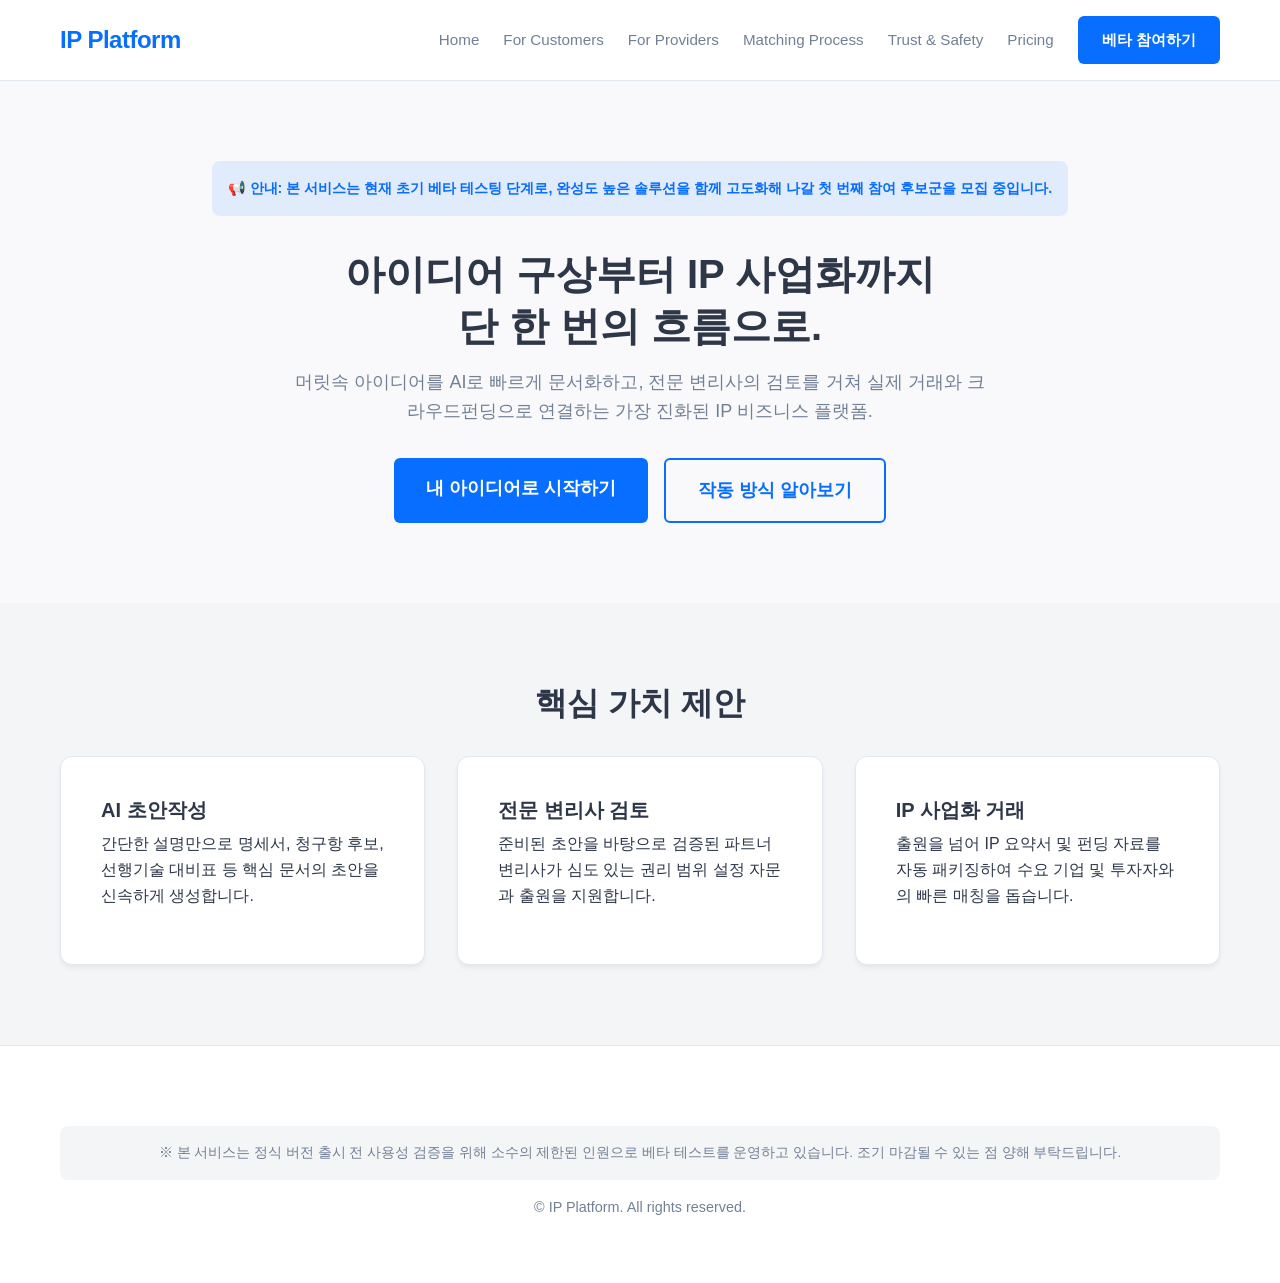
<file: index.html>
<!DOCTYPE html>
<html lang="ko">
<head>
    <meta charset="UTF-8">
    <meta name="viewport" content="width=device-width, initial-scale=1.0">
    <title>Home - IP 비즈니스 플랫폼</title>
    <link rel="stylesheet" href="assets/css/style.css">
</head>
<body>
    <header>
        <div class="header-container">
            <a href="index.html" class="logo">IP Platform</a>
            <button class="menu-toggle" id="mobile-menu" aria-label="메뉴 열기">☰</button>
            <nav id="nav-links">
                <a href="index.html">Home</a>
                <a href="problem.html">For Customers</a>
                <a href="service.html">For Providers</a>
                <a href="how-it-works.html">Matching Process</a>
                <a href="use-cases.html">Trust & Safety</a>
                <a href="pricing.html">Pricing</a>
                <a href="contact.html" class="btn-primary">베타 참여하기</a>
            </nav>
        </div>
    </header>
    
    <main>
        <section class="hero">
            <div class="container text-center">
                <div class="disclaimer-banner">
                    📢 안내: 본 서비스는 현재 초기 베타 테스팅 단계로, 완성도 높은 솔루션을 함께 고도화해 나갈 첫 번째 참여 후보군을 모집 중입니다.
                </div>
                <h1>아이디어 구상부터 IP 사업화까지<br>단 한 번의 흐름으로.</h1>
                <p class="sub-copy">머릿속 아이디어를 AI로 빠르게 문서화하고, 전문 변리사의 검토를 거쳐 실제 거래와 크라우드펀딩으로 연결하는 가장 진화된 IP 비즈니스 플랫폼.</p>
                <div class="cta-group">
                    <a href="contact.html" class="btn-primary btn-large">내 아이디어로 시작하기</a>
                    <a href="how-it-works.html" class="btn-outline btn-large">작동 방식 알아보기</a>
                </div>
            </div>
        </section>

        <section class="core-value bg-gray">
            <div class="container">
                <h2 class="text-center mb-2">핵심 가치 제안</h2>
                <div class="grid-container grid-3">
                    <div class="card">
                        <h3>AI 초안작성</h3>
                        <p>간단한 설명만으로 명세서, 청구항 후보, 선행기술 대비표 등 핵심 문서의 초안을 신속하게 생성합니다.</p>
                    </div>
                    <div class="card">
                        <h3>전문 변리사 검토</h3>
                        <p>준비된 초안을 바탕으로 검증된 파트너 변리사가 심도 있는 권리 범위 설정 자문과 출원을 지원합니다.</p>
                    </div>
                    <div class="card">
                        <h3>IP 사업화 거래</h3>
                        <p>출원을 넘어 IP 요약서 및 펀딩 자료를 자동 패키징하여 수요 기업 및 투자자와의 빠른 매칭을 돕습니다.</p>
                    </div>
                </div>
            </div>
        </section>
    </main>

    <footer>
        <div class="container text-center">
            <p class="early-stage-notice">※ 본 서비스는 정식 버전 출시 전 사용성 검증을 위해 소수의 제한된 인원으로 베타 테스트를 운영하고 있습니다. 조기 마감될 수 있는 점 양해 부탁드립니다.</p>
            <p class="copyright">&copy; IP Platform. All rights reserved.</p>
        </div>
    </footer>
    <script src="assets/js/main.js"></script>
</body>
</html>
</file>
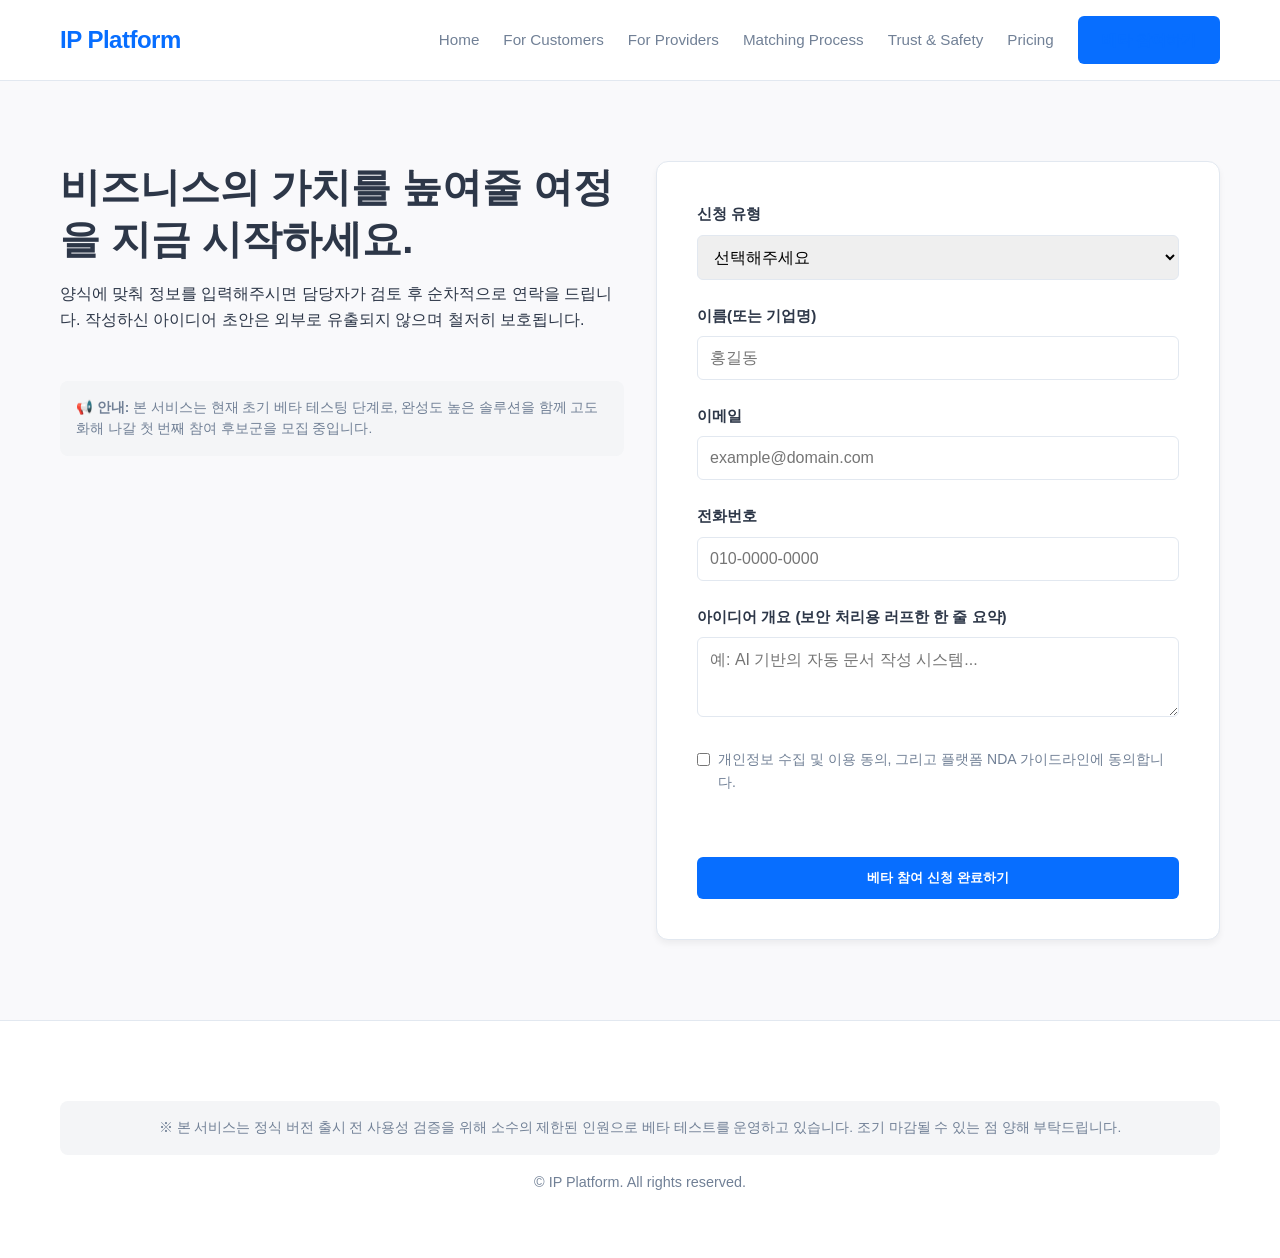
<file: contact.html>
<!DOCTYPE html>
<html lang="ko">
<head>
    <meta charset="UTF-8">
    <meta name="viewport" content="width=device-width, initial-scale=1.0">
    <title>Contact - IP 비즈니스 플랫폼</title>
    <link rel="stylesheet" href="assets/css/style.css">
</head>
<body>
    <header>
        <div class="header-container">
            <a href="index.html" class="logo">IP Platform</a>
            <button class="menu-toggle" id="mobile-menu" aria-label="메뉴 열기">☰</button>
            <nav id="nav-links">
                <a href="index.html">Home</a>
                <a href="problem.html">For Customers</a>
                <a href="service.html">For Providers</a>
                <a href="how-it-works.html">Matching Process</a>
                <a href="use-cases.html">Trust & Safety</a>
                <a href="pricing.html">Pricing</a>
                <a href="contact.html" class="active btn-primary">베타 참여하기</a>
            </nav>
        </div>
    </header>
    
    <main>
        <section class="contact-section">
            <div class="container">
                <div class="grid-container grid-2 align-start">
                    <div class="contact-info">
                        <h1 class="mb-1">비즈니스의 가치를 높여줄 여정을 지금 시작하세요.</h1>
                        <p>양식에 맞춰 정보를 입력해주시면 담당자가 검토 후 순차적으로 연락을 드립니다. 작성하신 아이디어 초안은 외부로 유출되지 않으며 철저히 보호됩니다.</p>
                        <div class="mt-3">
                            <p class="early-stage-notice">📢 <strong>안내:</strong> 본 서비스는 현재 초기 베타 테스팅 단계로, 완성도 높은 솔루션을 함께 고도화해 나갈 첫 번째 참여 후보군을 모집 중입니다.</p>
                        </div>
                    </div>
                    
                    <div class="form-card">
                        <form action="#" method="POST">
                            <div class="form-group">
                                <label for="user-type">신청 유형</label>
                                <select id="user-type" name="user_type" required>
                                    <option value="" disabled selected>선택해주세요</option>
                                    <option value="individual">개인 개발자 / 발명가</option>
                                    <option value="startup">예비 창업자 / 스타트업</option>
                                    <option value="enterprise">수요 기업 / 투자자</option>
                                    <option value="attorney">파트너 변리사</option>
                                </select>
                            </div>
                            <div class="form-group">
                                <label for="name">이름(또는 기업명)</label>
                                <input type="text" id="name" name="name" required placeholder="홍길동">
                            </div>
                            <div class="form-group">
                                <label for="email">이메일</label>
                                <input type="email" id="email" name="email" required placeholder="example@domain.com">
                            </div>
                            <div class="form-group">
                                <label for="phone">전화번호</label>
                                <input type="tel" id="phone" name="phone" required placeholder="010-0000-0000">
                            </div>
                            <div class="form-group">
                                <label for="idea">아이디어 개요 (보안 처리용 러프한 한 줄 요약)</label>
                                <textarea id="idea" name="idea" rows="3" placeholder="예: AI 기반의 자동 문서 작성 시스템..."></textarea>
                            </div>
                            <div class="form-checkbox">
                                <input type="checkbox" id="agreement" name="agreement" required>
                                <label for="agreement">개인정보 수집 및 이용 동의, 그리고 플랫폼 NDA 가이드라인에 동의합니다.</label>
                            </div>
                            <button type="submit" class="btn-primary btn-full mt-2">베타 참여 신청 완료하기</button>
                        </form>
                    </div>
                </div>
            </div>
        </section>
    </main>

    <footer>
        <div class="container text-center">
            <p class="early-stage-notice">※ 본 서비스는 정식 버전 출시 전 사용성 검증을 위해 소수의 제한된 인원으로 베타 테스트를 운영하고 있습니다. 조기 마감될 수 있는 점 양해 부탁드립니다.</p>
            <p class="copyright">&copy; IP Platform. All rights reserved.</p>
        </div>
    </footer>
    <script src="assets/js/main.js"></script>
</body>
</html>
</file>
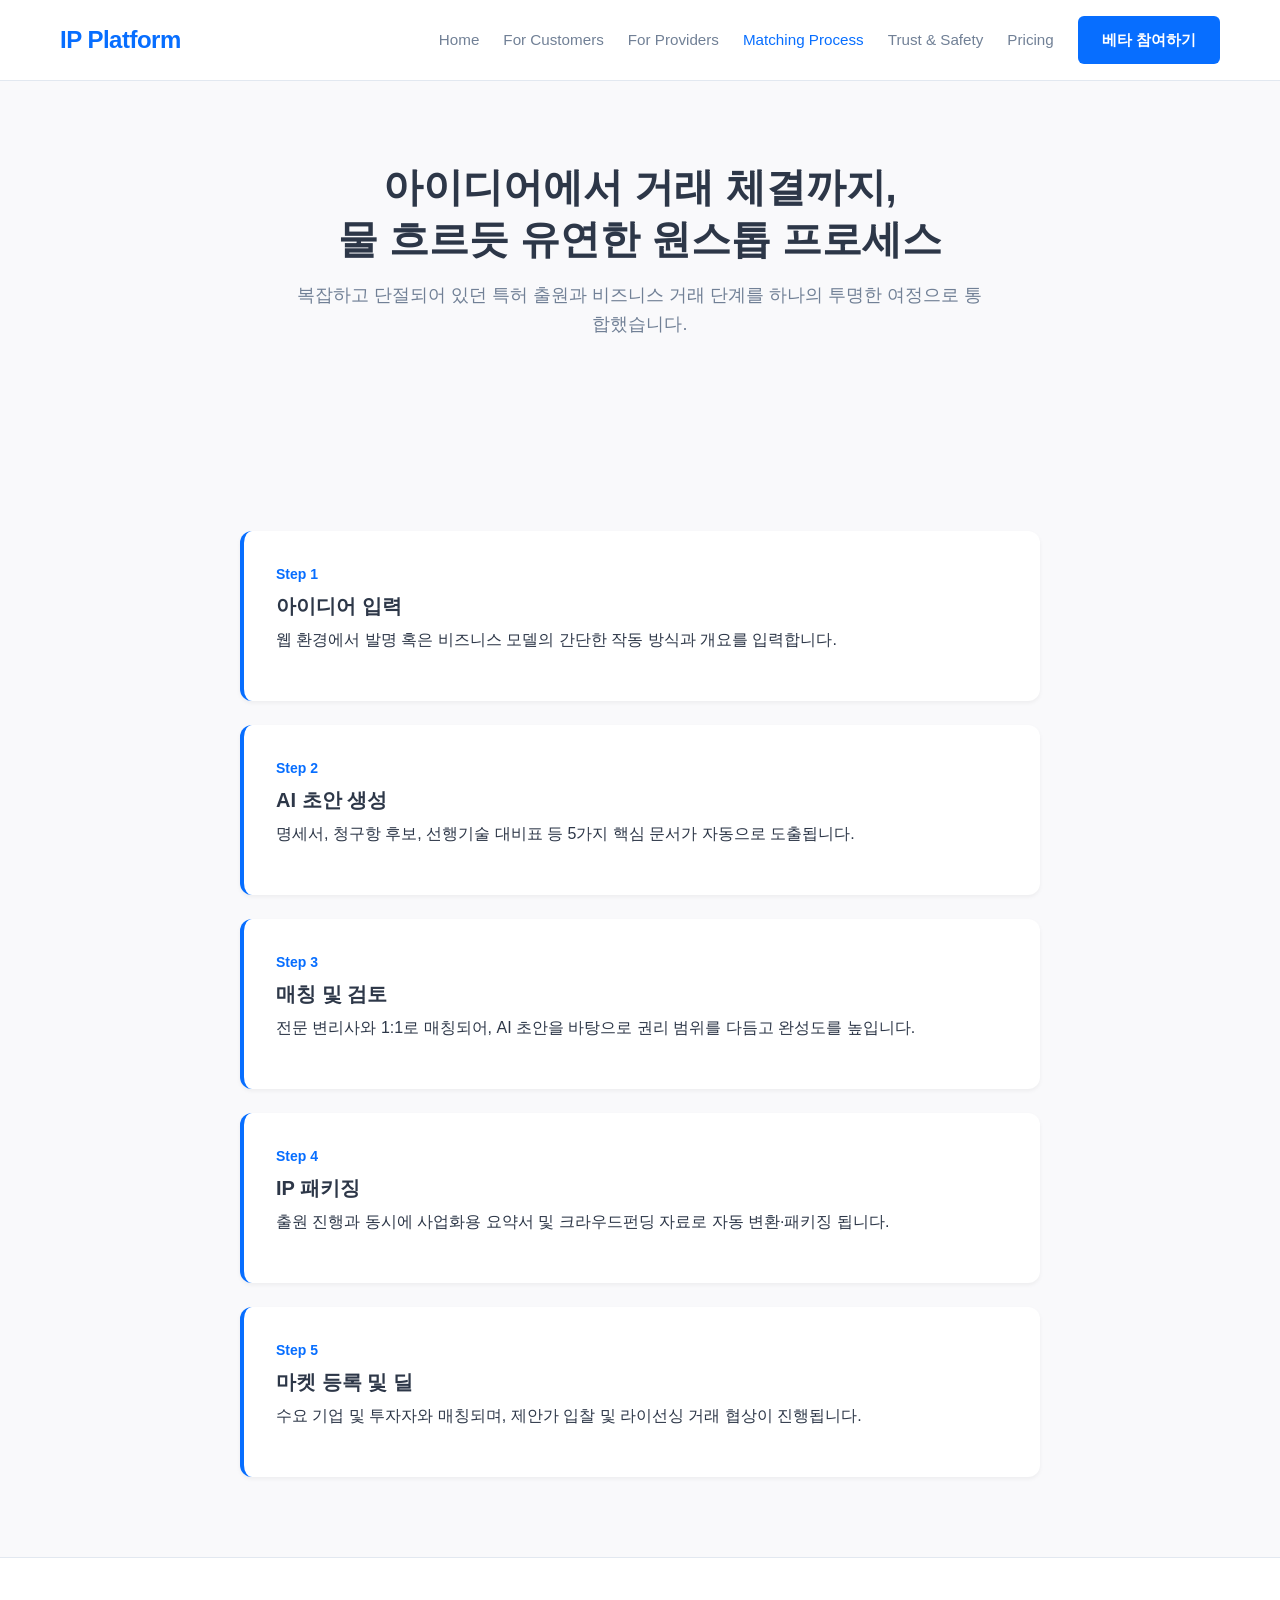
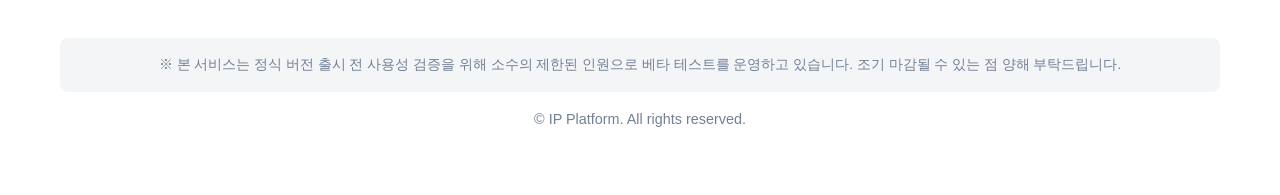
<file: how-it-works.html>
<!DOCTYPE html>
<html lang="ko">
<head>
    <meta charset="UTF-8">
    <meta name="viewport" content="width=device-width, initial-scale=1.0">
    <title>Matching Process - IP 비즈니스 플랫폼</title>
    <link rel="stylesheet" href="assets/css/style.css">
</head>
<body>
    <header>
        <div class="header-container">
            <a href="index.html" class="logo">IP Platform</a>
            <button class="menu-toggle" id="mobile-menu" aria-label="메뉴 열기">☰</button>
            <nav id="nav-links">
                <a href="index.html">Home</a>
                <a href="problem.html">For Customers</a>
                <a href="service.html">For Providers</a>
                <a href="how-it-works.html" class="active">Matching Process</a>
                <a href="use-cases.html">Trust & Safety</a>
                <a href="pricing.html">Pricing</a>
                <a href="contact.html" class="btn-primary">베타 참여하기</a>
            </nav>
        </div>
    </header>
    
    <main>
        <section class="page-header">
            <div class="container text-center">
                <h1>아이디어에서 거래 체결까지,<br>물 흐르듯 유연한 원스톱 프로세스</h1>
                <p class="sub-copy">복잡하고 단절되어 있던 특허 출원과 비즈니스 거래 단계를 하나의 투명한 여정으로 통합했습니다.</p>
            </div>
        </section>

        <section class="process-section">
            <div class="container">
                <div class="process-steps">
                    <div class="step-card">
                        <div class="step-number">Step 1</div>
                        <h3>아이디어 입력</h3>
                        <p>웹 환경에서 발명 혹은 비즈니스 모델의 간단한 작동 방식과 개요를 입력합니다.</p>
                    </div>
                    <div class="step-card">
                        <div class="step-number">Step 2</div>
                        <h3>AI 초안 생성</h3>
                        <p>명세서, 청구항 후보, 선행기술 대비표 등 5가지 핵심 문서가 자동으로 도출됩니다.</p>
                    </div>
                    <div class="step-card">
                        <div class="step-number">Step 3</div>
                        <h3>매칭 및 검토</h3>
                        <p>전문 변리사와 1:1로 매칭되어, AI 초안을 바탕으로 권리 범위를 다듬고 완성도를 높입니다.</p>
                    </div>
                    <div class="step-card">
                        <div class="step-number">Step 4</div>
                        <h3>IP 패키징</h3>
                        <p>출원 진행과 동시에 사업화용 요약서 및 크라우드펀딩 자료로 자동 변환·패키징 됩니다.</p>
                    </div>
                    <div class="step-card">
                        <div class="step-number">Step 5</div>
                        <h3>마켓 등록 및 딜</h3>
                        <p>수요 기업 및 투자자와 매칭되며, 제안가 입찰 및 라이선싱 거래 협상이 진행됩니다.</p>
                    </div>
                </div>
            </div>
        </section>
    </main>

    <footer>
        <div class="container text-center">
            <p class="early-stage-notice">※ 본 서비스는 정식 버전 출시 전 사용성 검증을 위해 소수의 제한된 인원으로 베타 테스트를 운영하고 있습니다. 조기 마감될 수 있는 점 양해 부탁드립니다.</p>
            <p class="copyright">&copy; IP Platform. All rights reserved.</p>
        </div>
    </footer>
    <script src="assets/js/main.js"></script>
</body>
</html>
</file>
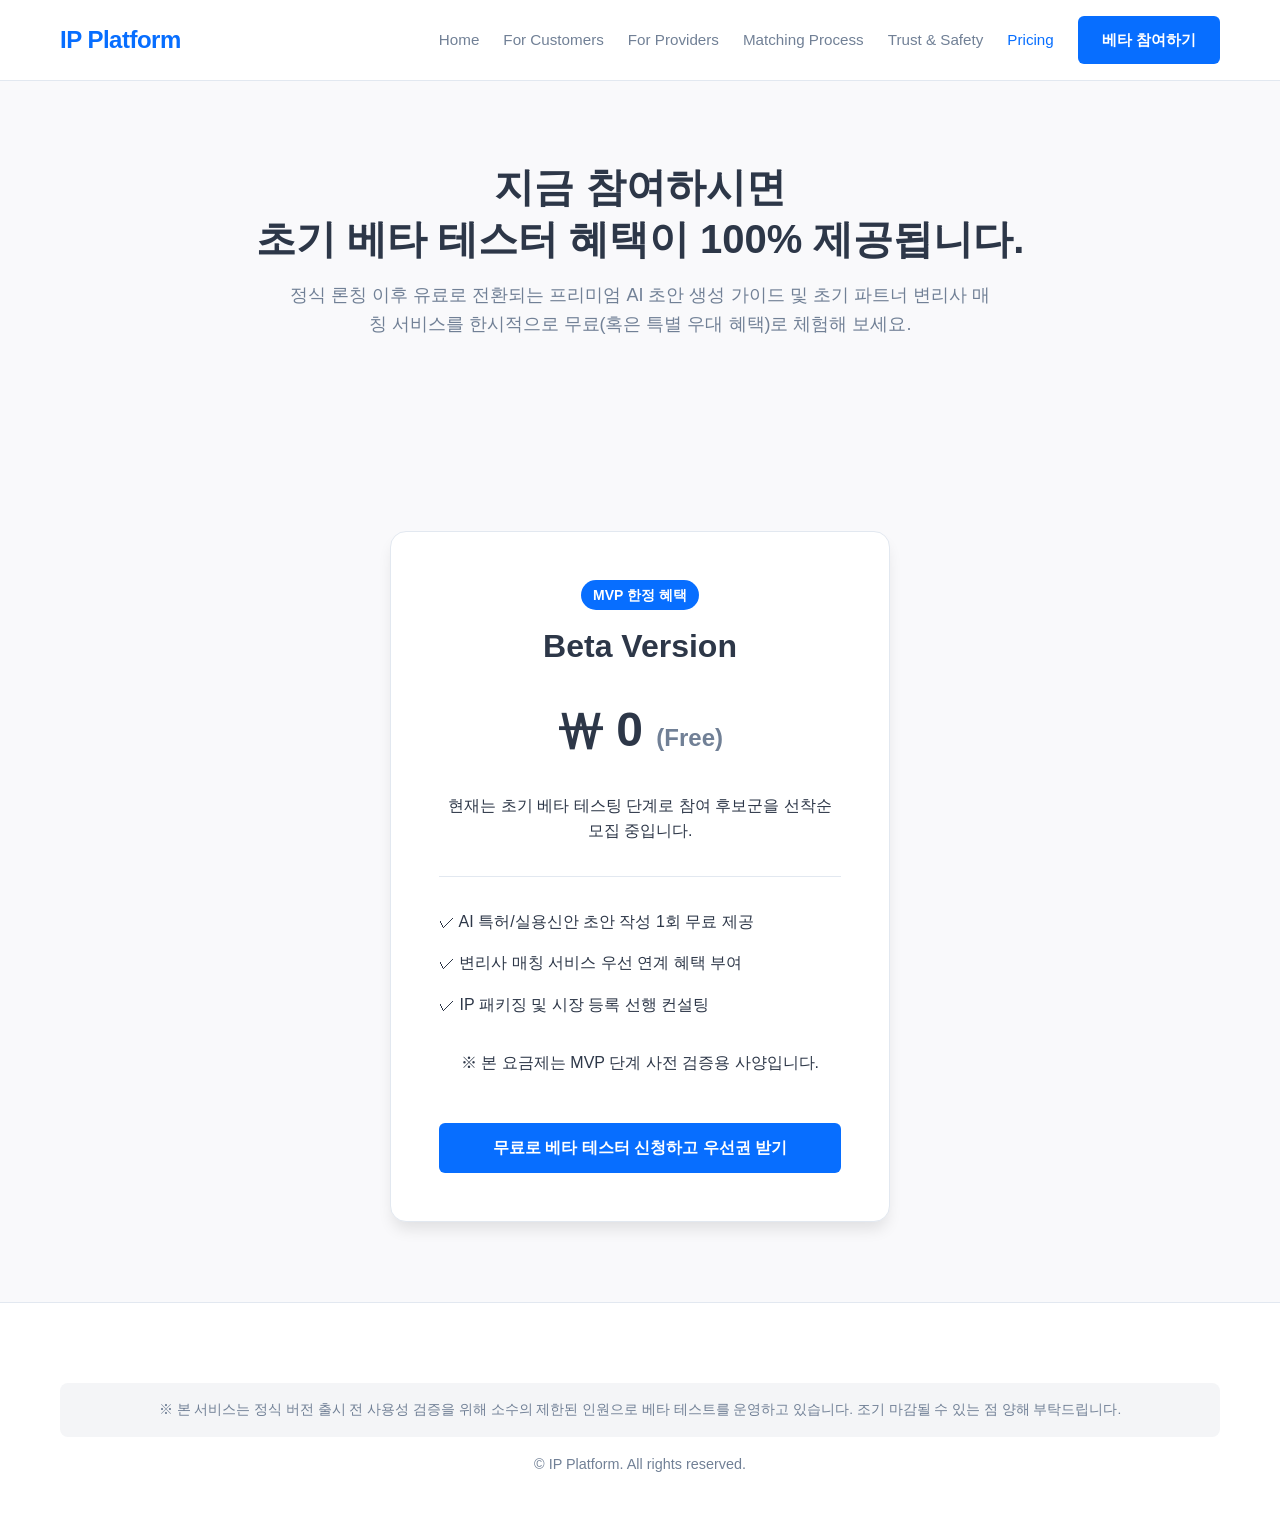
<file: pricing.html>
<!DOCTYPE html>
<html lang="ko">
<head>
    <meta charset="UTF-8">
    <meta name="viewport" content="width=device-width, initial-scale=1.0">
    <title>Pricing - IP 비즈니스 플랫폼</title>
    <link rel="stylesheet" href="assets/css/style.css">
</head>
<body>
    <header>
        <div class="header-container">
            <a href="index.html" class="logo">IP Platform</a>
            <button class="menu-toggle" id="mobile-menu" aria-label="메뉴 열기">☰</button>
            <nav id="nav-links">
                <a href="index.html">Home</a>
                <a href="problem.html">For Customers</a>
                <a href="service.html">For Providers</a>
                <a href="how-it-works.html">Matching Process</a>
                <a href="use-cases.html">Trust & Safety</a>
                <a href="pricing.html" class="active">Pricing</a>
                <a href="contact.html" class="btn-primary">베타 참여하기</a>
            </nav>
        </div>
    </header>
    
    <main>
        <section class="page-header">
            <div class="container text-center">
                <h1>지금 참여하시면<br>초기 베타 테스터 혜택이 100% 제공됩니다.</h1>
                <p class="sub-copy">정식 론칭 이후 유료로 전환되는 프리미엄 AI 초안 생성 가이드 및 초기 파트너 변리사 매칭 서비스를 한시적으로 무료(혹은 특별 우대 혜택)로 체험해 보세요.</p>
            </div>
        </section>

        <section class="pricing-section">
            <div class="container">
                <div class="pricing-card">
                    <div class="badge badge-highlight mb-1">MVP 한정 혜택</div>
                    <h2>Beta Version</h2>
                    <div class="price">₩ 0 <span>(Free)</span></div>
                    <p class="pricing-desc">현재는 초기 베타 테스팅 단계로 참여 후보군을 선착순 모집 중입니다.</p>
                    <div class="divider"></div>
                    <ul class="pricing-features">
                        <li>✓ AI 특허/실용신안 초안 작성 1회 무료 제공</li>
                        <li>✓ 변리사 매칭 서비스 우선 연계 혜택 부여</li>
                        <li>✓ IP 패키징 및 시장 등록 선행 컨설팅</li>
                    </ul>
                    <p class="mvp-notice mt-2">※ 본 요금제는 MVP 단계 사전 검증용 사양입니다.</p>
                    <a href="contact.html" class="btn-primary btn-full mt-2">무료로 베타 테스터 신청하고 우선권 받기</a>
                </div>
            </div>
        </section>
    </main>

    <footer>
        <div class="container text-center">
            <p class="early-stage-notice">※ 본 서비스는 정식 버전 출시 전 사용성 검증을 위해 소수의 제한된 인원으로 베타 테스트를 운영하고 있습니다. 조기 마감될 수 있는 점 양해 부탁드립니다.</p>
            <p class="copyright">&copy; IP Platform. All rights reserved.</p>
        </div>
    </footer>
    <script src="assets/js/main.js"></script>
</body>
</html>
</file>
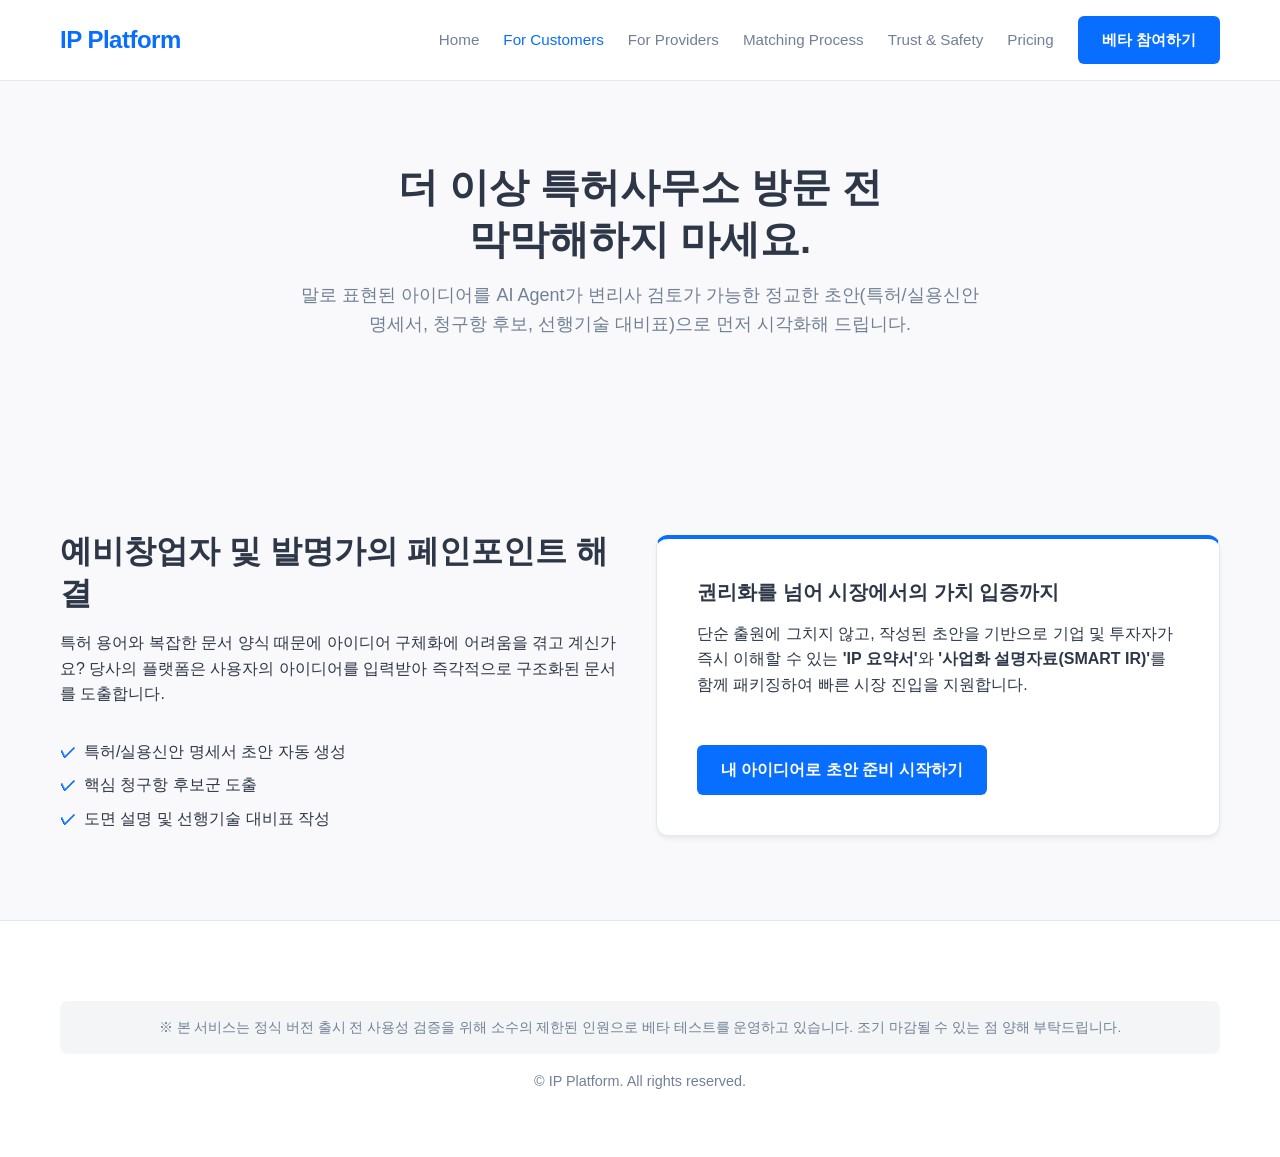
<file: problem.html>
<!DOCTYPE html>
<html lang="ko">
<head>
    <meta charset="UTF-8">
    <meta name="viewport" content="width=device-width, initial-scale=1.0">
    <title>For Customers - IP 비즈니스 플랫폼</title>
    <link rel="stylesheet" href="assets/css/style.css">
</head>
<body>
    <header>
        <div class="header-container">
            <a href="index.html" class="logo">IP Platform</a>
            <button class="menu-toggle" id="mobile-menu" aria-label="메뉴 열기">☰</button>
            <nav id="nav-links">
                <a href="index.html">Home</a>
                <a href="problem.html" class="active">For Customers</a>
                <a href="service.html">For Providers</a>
                <a href="how-it-works.html">Matching Process</a>
                <a href="use-cases.html">Trust & Safety</a>
                <a href="pricing.html">Pricing</a>
                <a href="contact.html" class="btn-primary">베타 참여하기</a>
            </nav>
        </div>
    </header>
    
    <main>
        <section class="page-header">
            <div class="container text-center">
                <h1>더 이상 특허사무소 방문 전<br>막막해하지 마세요.</h1>
                <p class="sub-copy">말로 표현된 아이디어를 AI Agent가 변리사 검토가 가능한 정교한 초안(특허/실용신안 명세서, 청구항 후보, 선행기술 대비표)으로 먼저 시각화해 드립니다.</p>
            </div>
        </section>

        <section class="content-section">
            <div class="container">
                <div class="grid-container grid-2 align-center">
                    <div class="text-content">
                        <h2 class="mb-1">예비창업자 및 발명가의 페인포인트 해결</h2>
                        <p>특허 용어와 복잡한 문서 양식 때문에 아이디어 구체화에 어려움을 겪고 계신가요? 당사의 플랫폼은 사용자의 아이디어를 입력받아 즉각적으로 구조화된 문서를 도출합니다.</p>
                        <ul class="feature-list mt-2">
                            <li>특허/실용신안 명세서 초안 자동 생성</li>
                            <li>핵심 청구항 후보군 도출</li>
                            <li>도면 설명 및 선행기술 대비표 작성</li>
                        </ul>
                    </div>
                    <div class="card bg-gray highlight-card">
                        <h3>권리화를 넘어 시장에서의 가치 입증까지</h3>
                        <p class="mt-1">단순 출원에 그치지 않고, 작성된 초안을 기반으로 기업 및 투자자가 즉시 이해할 수 있는 <strong>'IP 요약서'</strong>와 <strong>'사업화 설명자료(SMART IR)'</strong>를 함께 패키징하여 빠른 시장 진입을 지원합니다.</p>
                        <a href="contact.html" class="btn-primary mt-2 display-inline-block">내 아이디어로 초안 준비 시작하기</a>
                    </div>
                </div>
            </div>
        </section>
    </main>

    <footer>
        <div class="container text-center">
            <p class="early-stage-notice">※ 본 서비스는 정식 버전 출시 전 사용성 검증을 위해 소수의 제한된 인원으로 베타 테스트를 운영하고 있습니다. 조기 마감될 수 있는 점 양해 부탁드립니다.</p>
            <p class="copyright">&copy; IP Platform. All rights reserved.</p>
        </div>
    </footer>
    <script src="assets/js/main.js"></script>
</body>
</html>
</file>
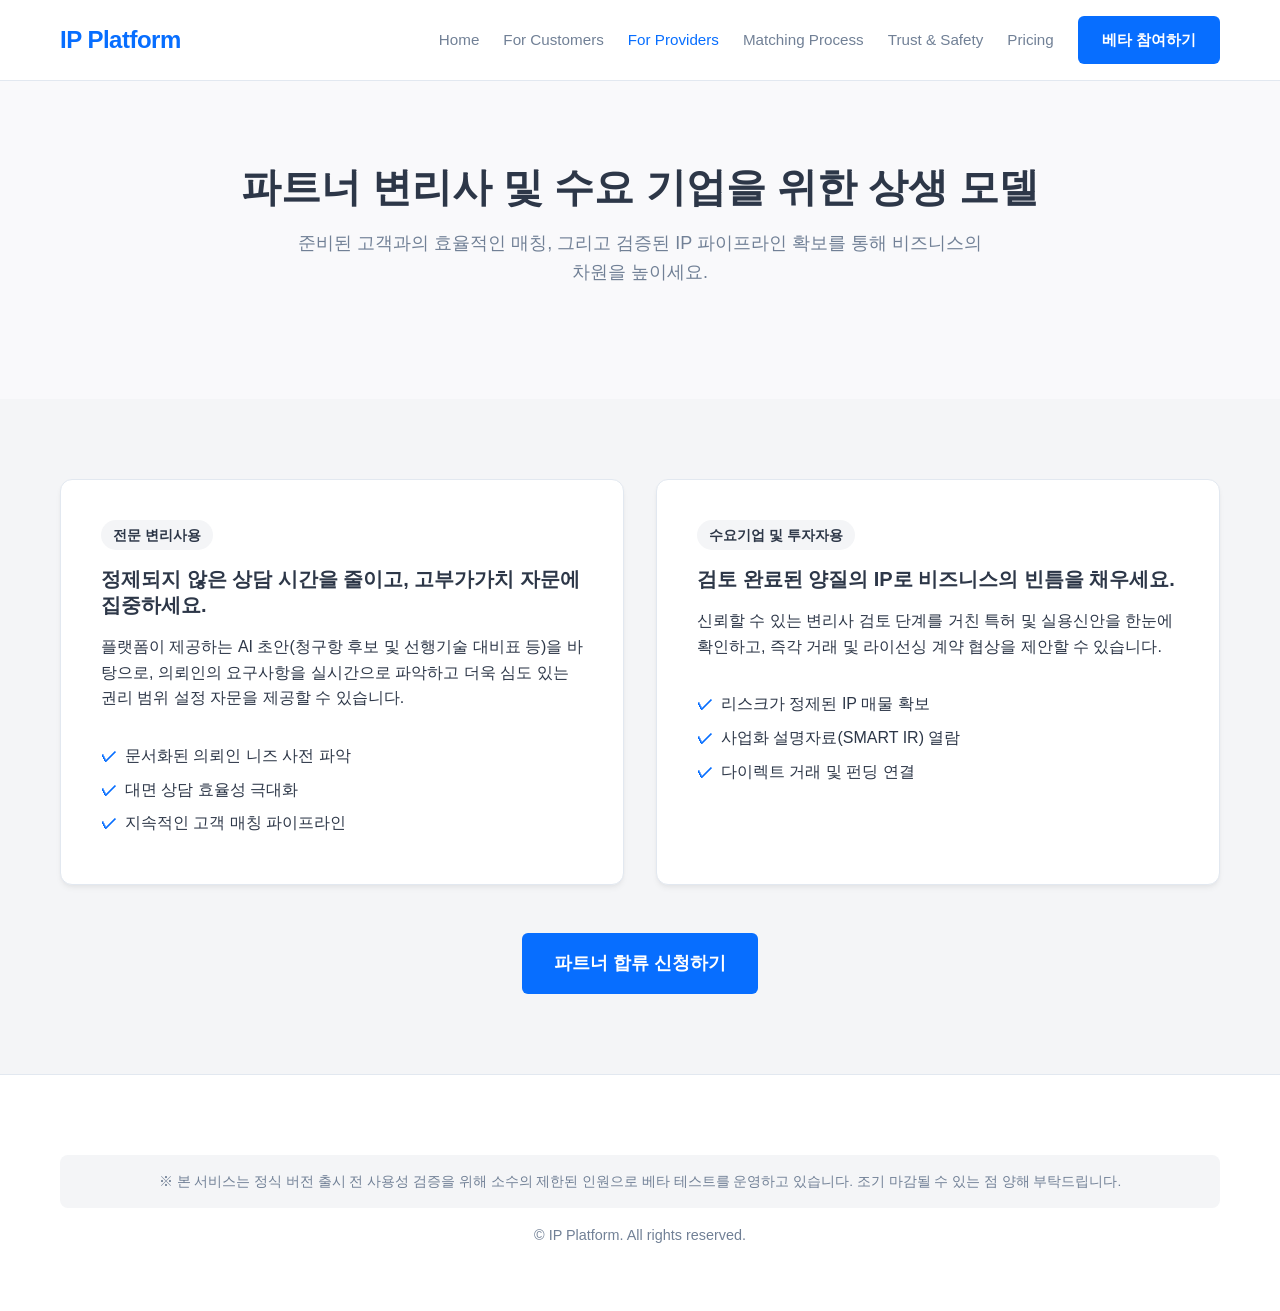
<file: service.html>
<!DOCTYPE html>
<html lang="ko">
<head>
    <meta charset="UTF-8">
    <meta name="viewport" content="width=device-width, initial-scale=1.0">
    <title>For Providers - IP 비즈니스 플랫폼</title>
    <link rel="stylesheet" href="assets/css/style.css">
</head>
<body>
    <header>
        <div class="header-container">
            <a href="index.html" class="logo">IP Platform</a>
            <button class="menu-toggle" id="mobile-menu" aria-label="메뉴 열기">☰</button>
            <nav id="nav-links">
                <a href="index.html">Home</a>
                <a href="problem.html">For Customers</a>
                <a href="service.html" class="active">For Providers</a>
                <a href="how-it-works.html">Matching Process</a>
                <a href="use-cases.html">Trust & Safety</a>
                <a href="pricing.html">Pricing</a>
                <a href="contact.html" class="btn-primary">베타 참여하기</a>
            </nav>
        </div>
    </header>
    
    <main>
        <section class="page-header">
            <div class="container text-center">
                <h1>파트너 변리사 및 수요 기업을 위한 상생 모델</h1>
                <p class="sub-copy">준비된 고객과의 효율적인 매칭, 그리고 검증된 IP 파이프라인 확보를 통해 비즈니스의 차원을 높이세요.</p>
            </div>
        </section>

        <section class="content-section bg-gray">
            <div class="container">
                <div class="grid-container grid-2">
                    <div class="card">
                        <span class="badge mb-1">전문 변리사용</span>
                        <h3 class="mb-1">정제되지 않은 상담 시간을 줄이고, 고부가가치 자문에 집중하세요.</h3>
                        <p>플랫폼이 제공하는 AI 초안(청구항 후보 및 선행기술 대비표 등)을 바탕으로, 의뢰인의 요구사항을 실시간으로 파악하고 더욱 심도 있는 권리 범위 설정 자문을 제공할 수 있습니다.</p>
                        <ul class="feature-list mt-2">
                            <li>문서화된 의뢰인 니즈 사전 파악</li>
                            <li>대면 상담 효율성 극대화</li>
                            <li>지속적인 고객 매칭 파이프라인</li>
                        </ul>
                    </div>
                    <div class="card">
                        <span class="badge mb-1">수요기업 및 투자자용</span>
                        <h3 class="mb-1">검토 완료된 양질의 IP로 비즈니스의 빈틈을 채우세요.</h3>
                        <p>신뢰할 수 있는 변리사 검토 단계를 거친 특허 및 실용신안을 한눈에 확인하고, 즉각 거래 및 라이선싱 계약 협상을 제안할 수 있습니다.</p>
                        <ul class="feature-list mt-2">
                            <li>리스크가 정제된 IP 매물 확보</li>
                            <li>사업화 설명자료(SMART IR) 열람</li>
                            <li>다이렉트 거래 및 펀딩 연결</li>
                        </ul>
                    </div>
                </div>
                <div class="text-center mt-3">
                    <a href="contact.html" class="btn-primary btn-large">파트너 합류 신청하기</a>
                </div>
            </div>
        </section>
    </main>

    <footer>
        <div class="container text-center">
            <p class="early-stage-notice">※ 본 서비스는 정식 버전 출시 전 사용성 검증을 위해 소수의 제한된 인원으로 베타 테스트를 운영하고 있습니다. 조기 마감될 수 있는 점 양해 부탁드립니다.</p>
            <p class="copyright">&copy; IP Platform. All rights reserved.</p>
        </div>
    </footer>
    <script src="assets/js/main.js"></script>
</body>
</html>
</file>
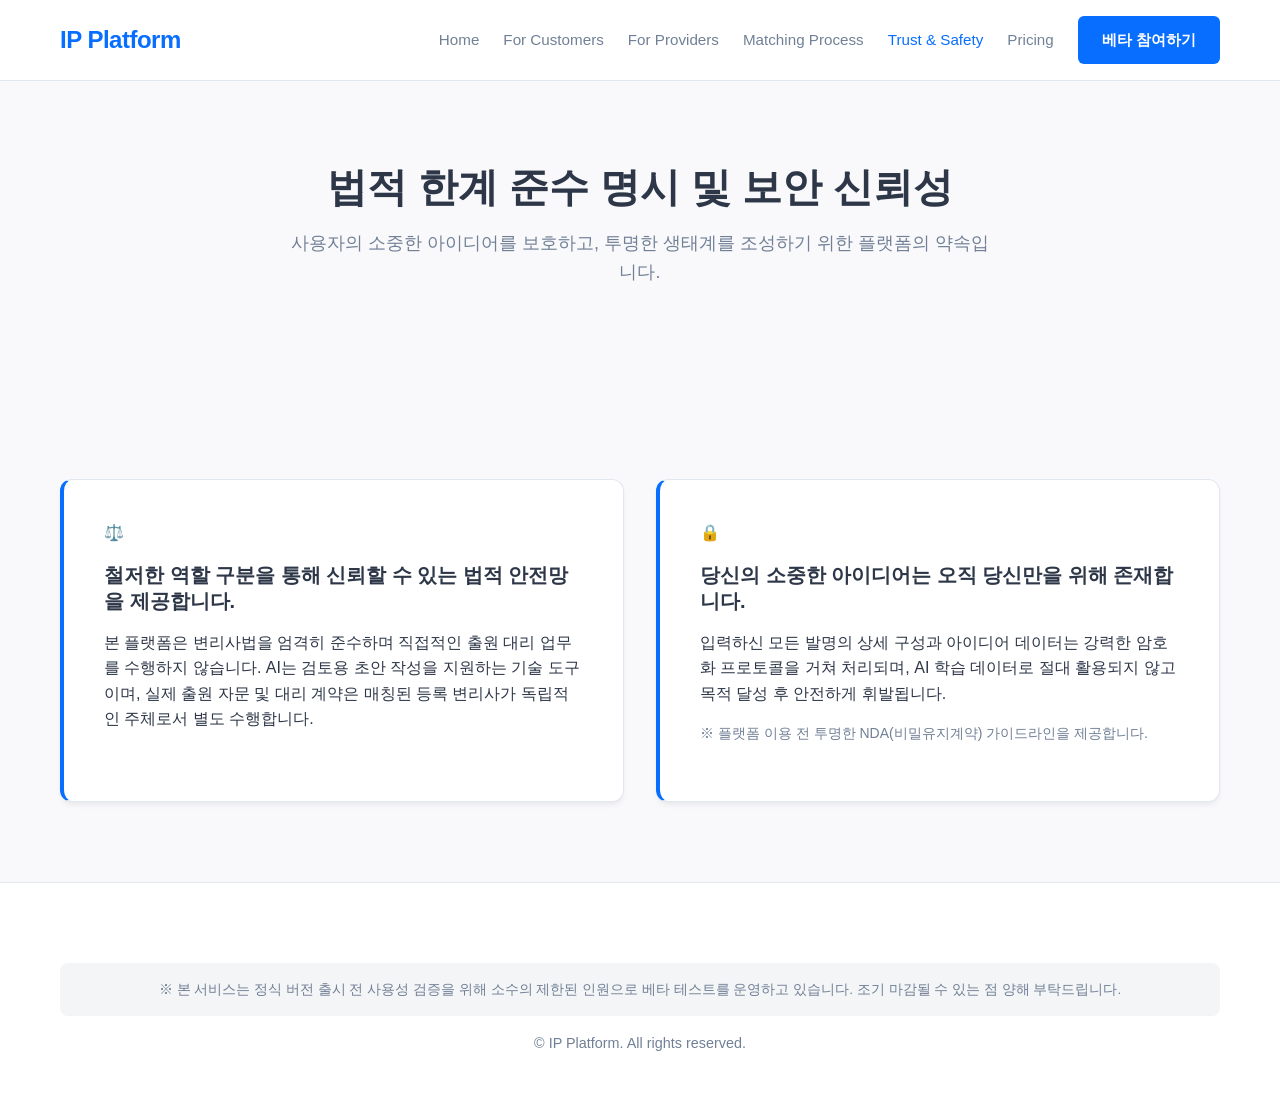
<file: use-cases.html>
<!DOCTYPE html>
<html lang="ko">
<head>
    <meta charset="UTF-8">
    <meta name="viewport" content="width=device-width, initial-scale=1.0">
    <title>Trust & Safety - IP 비즈니스 플랫폼</title>
    <link rel="stylesheet" href="assets/css/style.css">
</head>
<body>
    <header>
        <div class="header-container">
            <a href="index.html" class="logo">IP Platform</a>
            <button class="menu-toggle" id="mobile-menu" aria-label="메뉴 열기">☰</button>
            <nav id="nav-links">
                <a href="index.html">Home</a>
                <a href="problem.html">For Customers</a>
                <a href="service.html">For Providers</a>
                <a href="how-it-works.html">Matching Process</a>
                <a href="use-cases.html" class="active">Trust & Safety</a>
                <a href="pricing.html">Pricing</a>
                <a href="contact.html" class="btn-primary">베타 참여하기</a>
            </nav>
        </div>
    </header>
    
    <main>
        <section class="page-header">
            <div class="container text-center">
                <h1>법적 한계 준수 명시 및 보안 신뢰성</h1>
                <p class="sub-copy">사용자의 소중한 아이디어를 보호하고, 투명한 생태계를 조성하기 위한 플랫폼의 약속입니다.</p>
            </div>
        </section>

        <section class="content-section">
            <div class="container">
                <div class="grid-container grid-2">
                    <div class="card border-blue">
                        <div class="icon-placeholder mb-1">⚖️</div>
                        <h3 class="mb-1">철저한 역할 구분을 통해 신뢰할 수 있는 법적 안전망을 제공합니다.</h3>
                        <p>본 플랫폼은 변리사법을 엄격히 준수하며 직접적인 출원 대리 업무를 수행하지 않습니다. AI는 검토용 초안 작성을 지원하는 기술 도구이며, 실제 출원 자문 및 대리 계약은 매칭된 등록 변리사가 독립적인 주체로서 별도 수행합니다.</p>
                    </div>
                    <div class="card border-blue">
                        <div class="icon-placeholder mb-1">🔒</div>
                        <h3 class="mb-1">당신의 소중한 아이디어는 오직 당신만을 위해 존재합니다.</h3>
                        <p>입력하신 모든 발명의 상세 구성과 아이디어 데이터는 강력한 암호화 프로토콜을 거쳐 처리되며, AI 학습 데이터로 절대 활용되지 않고 목적 달성 후 안전하게 휘발됩니다.</p>
                        <p class="mt-1 text-sm">※ 플랫폼 이용 전 투명한 NDA(비밀유지계약) 가이드라인을 제공합니다.</p>
                    </div>
                </div>
            </div>
        </section>
    </main>

    <footer>
        <div class="container text-center">
            <p class="early-stage-notice">※ 본 서비스는 정식 버전 출시 전 사용성 검증을 위해 소수의 제한된 인원으로 베타 테스트를 운영하고 있습니다. 조기 마감될 수 있는 점 양해 부탁드립니다.</p>
            <p class="copyright">&copy; IP Platform. All rights reserved.</p>
        </div>
    </footer>
    <script src="assets/js/main.js"></script>
</body>
</html>
</file>
<file: assets/css/style.css>
/* Root Variables for Modern Concept */
:root {
    --color-bg-light: #f9f9fb;
    --color-bg-dark: #191919;
    --color-text-main: #2d3748;
    --color-text-muted: #718096;
    --color-primary: #076eff;
    --color-primary-hover: #0052cc;
    --color-white: #ffffff;
    --color-gray: #f4f5f7;
    --color-border: #e2e8f0;
    --font-main: 'Roboto', 'Helvetica Neue', 'Arial', sans-serif;
}

/* Basic Reset */
* {
    box-sizing: border-box;
    margin: 0;
    padding: 0;
}

body {
    font-family: var(--font-main);
    background-color: var(--color-bg-light);
    color: var(--color-text-main);
    line-height: 1.6;
    -webkit-font-smoothing: antialiased;
}

a {
    text-decoration: none;
    color: inherit;
}

ul {
    list-style: none;
}

/* Typography */
h1, h2, h3, h4 {
    font-weight: 700;
    line-height: 1.3;
    color: var(--color-text-main);
}

h1 {
    font-size: 2.5rem;
    margin-bottom: 1rem;
}

h2 {
    font-size: 2rem;
    margin-bottom: 1rem;
}

h3 {
    font-size: 1.25rem;
    margin-bottom: 0.5rem;
}

p {
    margin-bottom: 1rem;
}

.sub-copy {
    font-size: 1.125rem;
    color: var(--color-text-muted);
    max-width: 700px;
    margin: 0 auto 2rem auto;
}

.text-center { text-align: center; }
.mb-1 { margin-bottom: 1rem; }
.mb-2 { margin-bottom: 2rem; }
.mt-1 { margin-top: 1rem; }
.mt-2 { margin-top: 2rem; }
.mt-3 { margin-top: 3rem; }
.text-sm { font-size: 0.875rem; color: var(--color-text-muted); }

/* Layout */
.container {
    max-width: 1200px;
    margin: 0 auto;
    padding: 0 20px;
}

section {
    padding: 5rem 0;
}

.bg-gray {
    background-color: var(--color-gray);
}

/* Header & Navigation */
header {
    background-color: var(--color-white);
    border-bottom: 1px solid var(--color-border);
    position: sticky;
    top: 0;
    z-index: 100;
}

.header-container {
    max-width: 1200px;
    margin: 0 auto;
    padding: 1rem 20px;
    display: flex;
    justify-content: space-between;
    align-items: center;
}

.logo {
    font-size: 1.5rem;
    font-weight: 700;
    color: var(--color-primary);
    letter-spacing: -0.5px;
}

nav {
    display: flex;
    align-items: center;
    gap: 1.5rem;
}

nav a {
    font-size: 0.95rem;
    font-weight: 500;
    color: var(--color-text-muted);
    transition: color 0.2s;
}

nav a:hover, nav a.active {
    color: var(--color-primary);
}

.menu-toggle {
    display: none;
    background: none;
    border: none;
    font-size: 1.5rem;
    cursor: pointer;
    color: var(--color-text-main);
}

/* Buttons */
.btn-primary {
    background-color: var(--color-primary);
    color: var(--color-white);
    padding: 0.75rem 1.5rem;
    border-radius: 6px;
    font-weight: 600;
    display: inline-block;
    transition: background-color 0.2s;
    border: none;
    cursor: pointer;
}

.btn-primary:hover {
    background-color: var(--color-primary-hover);
    color: var(--color-white);
}

.btn-outline {
    background-color: transparent;
    color: var(--color-primary);
    border: 2px solid var(--color-primary);
    padding: 0.75rem 1.5rem;
    border-radius: 6px;
    font-weight: 600;
    display: inline-block;
    transition: all 0.2s;
}

.btn-outline:hover {
    background-color: var(--color-primary);
    color: var(--color-white);
}

.btn-large {
    padding: 1rem 2rem;
    font-size: 1.125rem;
}

.btn-full {
    width: 100%;
    text-align: center;
}

.cta-group {
    display: flex;
    gap: 1rem;
    justify-content: center;
    margin-top: 2rem;
}

/* Grid System */
.grid-container {
    display: grid;
    gap: 2rem;
}

.grid-3 {
    grid-template-columns: repeat(3, 1fr);
}

.grid-2 {
    grid-template-columns: repeat(2, 1fr);
}

.align-center { align-items: center; }
.align-start { align-items: flex-start; }

/* Cards */
.card {
    background: var(--color-white);
    padding: 2.5rem;
    border-radius: 12px;
    box-shadow: 0 4px 6px -1px rgba(0,0,0,0.05), 0 2px 4px -1px rgba(0,0,0,0.03);
    transition: transform 0.2s;
    border: 1px solid var(--color-border);
}

.card:hover {
    transform: translateY(-5px);
}

.highlight-card {
    border-top: 4px solid var(--color-primary);
}

.border-blue {
    border-left: 4px solid var(--color-primary);
}

/* Specific Components */
.disclaimer-banner {
    background-color: rgba(7, 110, 255, 0.1);
    color: var(--color-primary);
    padding: 1rem;
    border-radius: 8px;
    font-size: 0.9rem;
    font-weight: 600;
    margin-bottom: 2rem;
    display: inline-block;
}

.early-stage-notice {
    font-size: 0.85rem;
    color: var(--color-text-muted);
    background-color: var(--color-gray);
    padding: 1rem;
    border-radius: 8px;
    margin-top: 2rem;
}

.feature-list li {
    position: relative;
    padding-left: 1.5rem;
    margin-bottom: 0.5rem;
}

.feature-list li::before {
    content: '✓';
    position: absolute;
    left: 0;
    color: var(--color-primary);
    font-weight: bold;
}

.badge {
    display: inline-block;
    background-color: var(--color-gray);
    color: var(--color-text-main);
    padding: 0.25rem 0.75rem;
    border-radius: 99px;
    font-size: 0.875rem;
    font-weight: 600;
}

.badge-highlight {
    background-color: var(--color-primary);
    color: var(--color-white);
}

/* Process Section */
.process-steps {
    display: flex;
    flex-direction: column;
    gap: 1.5rem;
    max-width: 800px;
    margin: 0 auto;
}

.step-card {
    background: var(--color-white);
    padding: 2rem;
    border-radius: 12px;
    border-left: 4px solid var(--color-primary);
    box-shadow: 0 2px 4px rgba(0,0,0,0.05);
}

.step-number {
    font-size: 0.875rem;
    font-weight: 700;
    color: var(--color-primary);
    margin-bottom: 0.5rem;
}

/* Pricing */
.pricing-card {
    background: var(--color-white);
    max-width: 500px;
    margin: 0 auto;
    padding: 3rem;
    border-radius: 16px;
    box-shadow: 0 10px 15px -3px rgba(0,0,0,0.1);
    border: 1px solid var(--color-border);
    text-align: center;
}

.price {
    font-size: 3rem;
    font-weight: 700;
    color: var(--color-text-main);
    margin: 1.5rem 0;
}

.price span {
    font-size: 1.5rem;
    color: var(--color-text-muted);
}

.pricing-features {
    text-align: left;
    margin: 2rem 0;
}

.pricing-features li {
    margin-bottom: 1rem;
    color: var(--color-text-main);
}

.divider {
    height: 1px;
    background-color: var(--color-border);
    margin: 2rem 0;
}

/* Forms */
.form-card {
    background: var(--color-white);
    padding: 2.5rem;
    border-radius: 12px;
    box-shadow: 0 4px 6px rgba(0,0,0,0.05);
    border: 1px solid var(--color-border);
}

.form-group {
    margin-bottom: 1.5rem;
}

label {
    display: block;
    font-weight: 600;
    margin-bottom: 0.5rem;
    font-size: 0.95rem;
}

input[type="text"], 
input[type="email"], 
input[type="tel"],
select, 
textarea {
    width: 100%;
    padding: 0.75rem;
    border: 1px solid var(--color-border);
    border-radius: 6px;
    font-family: inherit;
    font-size: 1rem;
}

input:focus, select:focus, textarea:focus {
    outline: none;
    border-color: var(--color-primary);
    box-shadow: 0 0 0 2px rgba(7, 110, 255, 0.2);
}

.form-checkbox {
    display: flex;
    align-items: flex-start;
    gap: 0.5rem;
    margin-bottom: 1.5rem;
}

.form-checkbox input {
    margin-top: 0.3rem;
}

.form-checkbox label {
    font-weight: 400;
    font-size: 0.875rem;
    color: var(--color-text-muted);
}

/* Footer */
footer {
    background-color: var(--color-white);
    border-top: 1px solid var(--color-border);
    padding: 3rem 0;
}

.copyright {
    margin-top: 1rem;
    color: var(--color-text-muted);
    font-size: 0.9rem;
}

/* Media Queries for Responsiveness */
@media (max-width: 767px) {
    h1 {
        font-size: 1.8rem;
    }
    
    h2 {
        font-size: 1.5rem;
    }

    .grid-container {
        grid-template-columns: 1fr;
    }

    .menu-toggle {
        display: block;
    }

    nav {
        display: none;
        width: 100%;
        position: absolute;
        top: 100%;
        left: 0;
        background-color: var(--color-white);
        flex-direction: column;
        padding: 1rem 20px;
        border-bottom: 1px solid var(--color-border);
        box-shadow: 0 4px 6px rgba(0,0,0,0.05);
    }

    nav.active {
        display: flex;
    }

    nav a {
        width: 100%;
        padding: 0.75rem 0;
        border-bottom: 1px solid var(--color-gray);
    }

    nav a:last-child {
        border-bottom: none;
        margin-top: 0.5rem;
        text-align: center;
    }

    .cta-group {
        flex-direction: column;
    }

    .btn-large {
        width: 100%;
    }
    
    .pricing-card {
        padding: 2rem 1.5rem;
    }
}
</file>
